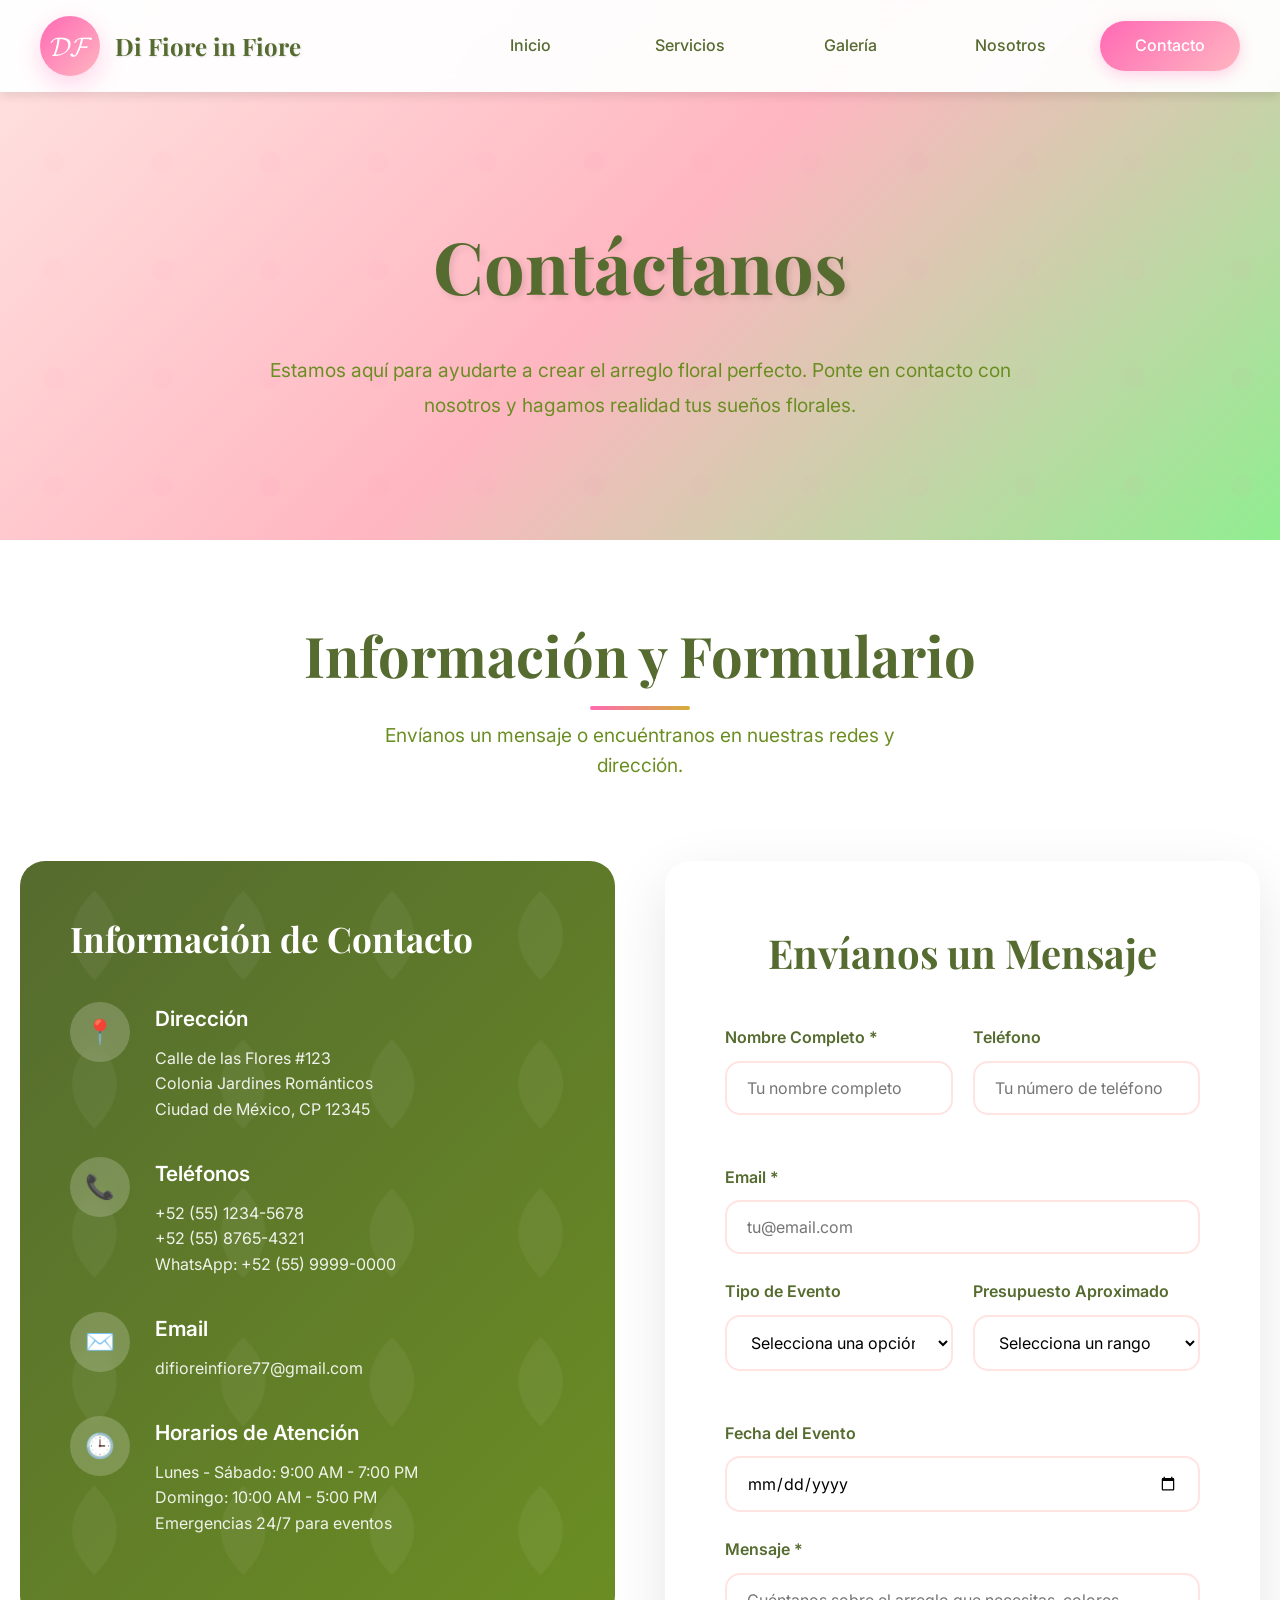
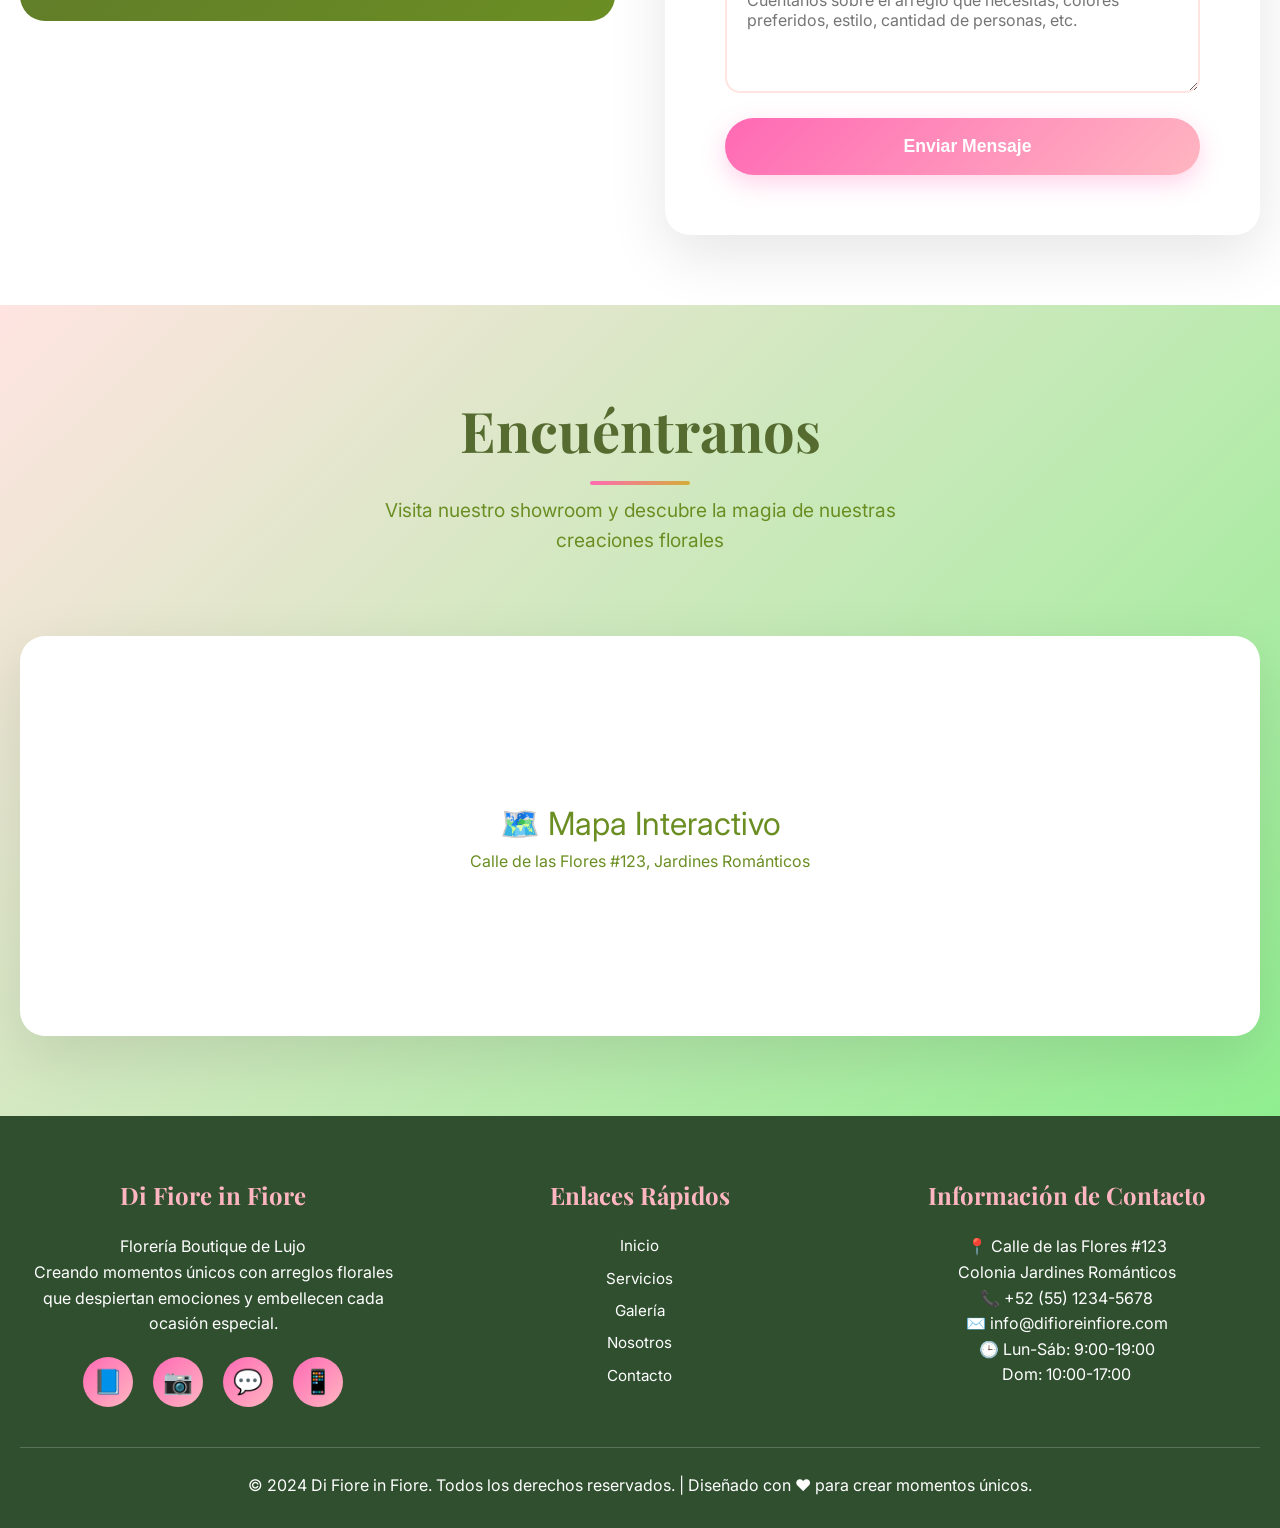
<file: contacto.html>
<!DOCTYPE html>
<html lang="es">
<head>
    <meta charset="UTF-8">
    <meta name="viewport" content="width=device-width, initial-scale=1.0">
    <title>Contacto - Di Fiore in Fiore</title>
    <link href="https://fonts.googleapis.com/css2?family=Playfair+Display:wght@400;700&family=Inter:wght@300;400;500;600&display=swap" rel="stylesheet">
    <link rel="stylesheet" href="Styles.css">
    <style>
        * {
            margin: 0;
            padding: 0;
            box-sizing: border-box;
        }
        :root {
            --rosa-claro: #FFE4E1;
            --rosa-medio: #FFB6C1;
            --rosa-fuerte: #FF69B4;
            --verde-claro: #90EE90;
            --verde-medio: #6B8E23;
            --verde-oscuro: #556B2F;
            --marron: #8B4513;
            --blanco: #FFFFFF;
            --texto-oscuro: #2F4F2F;
            --dorado: #D4AF37;
        }

        body {
            font-family: 'Inter', sans-serif;
            line-height: 1.6;
            color: var(--texto-oscuro);
            background: linear-gradient(135deg, var(--rosa-claro) 0%, var(--verde-claro) 100%);
            min-height: 100vh;
            overflow-x: hidden;
        }

        /* Header mejorado */
        .header {
            background: rgba(255, 255, 255, 0.95);
            backdrop-filter: blur(10px);
            padding: 1rem 0;
            box-shadow: 0 4px 10px rgba(0,0,0,0.1);
            position: fixed;
            width: 100%;
            top: 0;
            z-index: 1000;
            transition: all 0.3s ease;
        }

        .header.scrolled {
            padding: 0.5rem 0;
            background: rgba(255, 255, 255, 0.98);
        }

        .nav-container {
            max-width: 1500px;
            margin: 0 auto;
            display: flex;
            justify-content: space-between;
            align-items: center;
            padding: 0 40px;
        }

        .logo {
            display: flex;
            align-items: center;
            gap: 15px;
            text-decoration: none;
        }

        .logo-img {
            width: 60px;
            height: 60px;
            border-radius: 50%;
            background: linear-gradient(135deg, var(--rosa-fuerte), var(--rosa-medio));
            display: flex;
            align-items: center;
            justify-content: center;
            font-size: 28px;
            color: white;
            box-shadow: 0 8px 25px rgba(255, 105, 180, 0.3);
            transition: transform 0.3s ease;
        }

        .logo:hover .logo-img {
            transform: scale(1.1) rotate(5deg);
        }

        .logo-text {
            font-family: 'Playfair Display', serif;
            font-size: 24px;
            font-weight: 700;
            color: var(--verde-oscuro);
            text-shadow: 1px 1px 2px rgba(0,0,0,0.1);
        }

        /* Menú hamburguesa */
        .hamburger {
            display: none; /* Hidden by default, shown on smaller screens */
            flex-direction: column;
            cursor: pointer;
            z-index: 1001;
        }

        .hamburger span {
            width: 28px;
            height: 3px;
            background: var(--verde-oscuro);
            margin: 4px 0;
            transition: 0.3s;
            border-radius: 3px;
        }

        .hamburger.active span:nth-child(1) {
            transform: rotate(-45deg) translate(-6px, 7px);
        }

        .hamburger.active span:nth-child(2) {
            opacity: 0;
        }

        .hamburger.active span:nth-child(3) {
            transform: rotate(45deg) translate(-6px, -7px);
        }

        /* Side Nav Menu */
        .nav-menu {
            display: flex;
            list-style: none;
            gap: 20px;
            align-items: center;
            justify-content: center;
        }

        .nav-menu a {
            text-decoration: none;
            color: var(--verde-oscuro);
            font-weight: 500;
            font-size: 16px;
            padding: 12px 24px;
            border-radius: 50px;
            transition: all 0.3s ease;
            position: relative;
            overflow: hidden;
            display: block;
            text-align: center;
            width: 140px;
        }

        .nav-menu a.active {
            background: linear-gradient(135deg, var(--rosa-fuerte), var(--rosa-medio));
            color: white;
        }

        .nav-menu a:hover {
            background: linear-gradient(135deg, var(--rosa-fuerte), var(--rosa-medio));
            color: white;
            transform: translateY(-2px);
            box-shadow: 0 8px 20px rgba(255, 105, 180, 0.3);
        }

        /* Hero Section mejorado */
        .hero {
            min-height: 60vh; /* Ajustado para páginas internas */
            display: flex;
            align-items: center;
            justify-content: center;
            text-align: center;
            background: linear-gradient(135deg, var(--rosa-claro) 0%, var(--rosa-medio) 50%, var(--verde-claro) 100%);
            position: relative;
            overflow: hidden;
            padding-top: 100px; /* Espacio para el header fijo */
        }

        .hero::before {
            content: '';
            position: absolute;
            top: 0;
            left: 0;
            right: 0;
            bottom: 0;
            background: url('data:image/svg+xml,<svg xmlns="http://www.w3.org/2000/svg" viewBox="0 0 100 100"><defs><pattern id="flowers" x="0" y="0" width="20" height="20" patternUnits="userSpaceOnUse"><circle cx="10" cy="10" r="2" fill="%23FF69B4" opacity="0.1"/></pattern></defs><rect width="100" height="100" fill="url(%23flowers)"/></svg>');
            opacity: 0.3;
        }

        .hero-content {
            position: relative;
            z-index: 2;
            max-width: 800px;
            padding: 0 20px;
        }

        .hero h1 {
            font-family: 'Playfair Display', serif;
            font-size: 4.5rem; /* Consistente con Index.html */
            color: var(--verde-oscuro);
            margin-bottom: 30px;
            text-shadow: 3px 3px 6px rgba(0,0,0,0.1);
            animation: fadeInUp 1s ease-out;
        }

        .hero p {
            font-size: 1.2rem; /* Consistente con Index.html */
            color: var(--verde-medio);
            margin-bottom: 40px;
            line-height: 1.8;
            animation: fadeInUp 1s ease-out 0.4s both;
        }

        /* Section Title (para Contacto y Mapa) */
        .section-title {
            text-align: center;
            margin-bottom: 80px;
        }

        .section-title h2 {
            font-family: 'Playfair Display', serif;
            font-size: 3.5rem;
            color: var(--verde-oscuro);
            margin-bottom: 20px;
            position: relative;
        }

        .section-title h2::after {
            content: '';
            position: absolute;
            bottom: -10px;
            left: 50%;
            transform: translateX(-50%);
            width: 100px;
            height: 4px;
            background: linear-gradient(135deg, var(--rosa-fuerte), var(--dorado));
            border-radius: 2px;
        }

        .section-title p {
            font-size: 1.2rem;
            color: var(--verde-medio);
            max-width: 600px;
            margin: 0 auto;
        }

        /* Contact Section */
        .contact {
            padding: 70px 20px;
            background: var(--blanco);
        }

        .contact-container {
            max-width: 1400px;
            margin: 0 auto;
        }

        .contact-content {
            display: grid;
            grid-template-columns: 1fr 1fr;
            gap: 50px;
            margin-top: 50px;
            align-items: start;
        }

        .contact-info {
            background: linear-gradient(135deg, var(--verde-oscuro), var(--verde-medio));
            padding: 50px;
            border-radius: 25px;
            color: white;
            position: relative;
            overflow: hidden;
        }

        .contact-info::before {
            content: '';
            position: absolute;
            top: 0;
            left: 0;
            right: 0;
            bottom: 0;
            background: url('data:image/svg+xml,<svg xmlns="http://www.w3.org/2000/svg" viewBox="0 0 100 100"><defs><pattern id="leaves" x="0" y="0" width="25" height="25" patternUnits="userSpaceOnUse"><path d="M12.5 5 Q20 12.5 12.5 20 Q5 12.5 12.5 5" fill="%23FFFFFF" opacity="0.05"/></pattern></defs><rect width="100" height="100" fill="url(%23leaves)"/></svg>');
        }

        .contact-info h3 {
            font-family: 'Playfair Display', serif;
            font-size: 2.2rem;
            margin-bottom: 35px;
            position: relative;
            z-index: 2;
        }

        .contact-item {
            display: flex;
            align-items: flex-start;
            margin-bottom: 35px;
            position: relative;
            z-index: 2;
        }

        .contact-icon {
            width: 60px;
            height: 60px;
            background: rgba(255, 255, 255, 0.2);
            backdrop-filter: blur(10px);
            border-radius: 50%;
            display: flex;
            align-items: center;
            justify-content: center;
            margin-right: 25px;
            font-size: 1.5rem;
            flex-shrink: 0;
        }

        .contact-details h4 {
            font-size: 1.3rem;
            margin-bottom: 10px;
            font-weight: 600;
        }

        .contact-details p {
            opacity: 0.9;
            line-height: 1.6;
        }

        .contact-form {
            background: var(--blanco);
            padding: 60px;
            border-radius: 25px;
            box-shadow: 0 20px 60px rgba(0,0,0,0.1);
        }

        .contact-form h3 {
            font-family: 'Playfair Display', serif;
            font-size: 2.5rem;
            color: var(--verde-oscuro);
            margin-bottom: 40px;
            text-align: center;
        }

        .form-row {
            display: grid;
            grid-template-columns: 1fr 1fr;
            gap: 20px;
            margin-bottom: 25px;
        }

        .form-group {
            margin-bottom: 25px;
            display: flex;
            flex-direction: column;
        }

        .form-group label {
            display: block;
            margin-bottom: 10px;
            color: var(--verde-oscuro);
            font-weight: 600;
            font-size: 1rem;
        }

        .form-group input,
        .form-group textarea,
        .form-group select {
            width: 100%;
            padding: 15px 20px;
            border: 2px solid var(--rosa-claro);
            border-radius: 15px;
            font-size: 1rem;
            font-family: 'Inter', sans-serif;
            transition: all 0.3s ease;
            background: var(--blanco);
        }

        .form-group input:focus,
        .form-group textarea:focus,
        .form-group select:focus {
            outline: none;
            border-color: var(--rosa-fuerte);
            box-shadow: 0 0 0 3px rgba(255, 105, 180, 0.1);
            transform: translateY(-2px);
        }

        .form-group textarea {
            resize: vertical;
            min-height: 120px;
        }

        .btn-submit {
            background: linear-gradient(135deg, var(--rosa-fuerte), var(--rosa-medio));
            color: white;
            padding: 18px 40px;
            border: none;
            border-radius: 50px;
            font-size: 1.1rem;
            font-weight: 600;
            cursor: pointer;
            width: 100%;
            transition: all 0.3s ease;
            box-shadow: 0 8px 25px rgba(255, 105, 180, 0.3);
            display: flex;
            align-items: center;
            justify-content: center;
            gap: 10px;
        }

        .btn-submit:hover {
            transform: translateY(-3px);
            box-shadow: 0 15px 35px rgba(255, 105, 180, 0.4);
        }

        .btn-submit:active {
            transform: translateY(-1px);
        }

        /* Map Section */
        .map-section {
            padding: 70px 20px;
            background: linear-gradient(135deg, var(--rosa-claro), var(--verde-claro));
        }

        .map-container {
            max-width: 1400px;
            margin: 0 auto;
            text-align: center;
        }

        .map-placeholder {
            width: 100%;
            height: 400px;
            background: var(--blanco);
            border-radius: 25px;
            display: flex;
            flex-direction: column;
            align-items: center;
            justify-content: center;
            font-size: 2rem;
            color: var(--verde-medio);
            box-shadow: 0 20px 60px rgba(0,0,0,0.1);
            margin-top: 40px;
        }

        /* Footer mejorado */
        .footer {
            background: var(--texto-oscuro);
            color: white;
            padding: 60px 20px 30px;
            text-align: center;
        }

        .footer-content {
            max-width: 1400px;
            margin: 0 auto;
            display: grid;
            grid-template-columns: repeat(auto-fit, minmax(300px, 1fr));
            gap: 40px;
            margin-bottom: 40px;
        }

        .footer-section h3 {
            font-family: 'Playfair Display', serif;
            font-size: 1.5rem;
            margin-bottom: 20px;
            color: var(--rosa-medio);
        }

        .social-links {
            display: flex;
            justify-content: center;
            gap: 20px;
            margin-top: 20px;
        }

        .social-link {
            width: 50px;
            height: 50px;
            background: linear-gradient(135deg, var(--rosa-fuerte), var(--rosa-medio));
            border-radius: 50%;
            display: flex;
            align-items: center;
            justify-content: center;
            text-decoration: none;
            color: white;
            font-size: 1.5rem;
            transition: all 0.3s ease;
        }

        .social-link:hover {
            transform: scale(1.2) rotate(10deg);
            box-shadow: 0 10px 25px rgba(255, 105, 180, 0.4);
        }

        .footer-link {
            color: white;
            text-decoration: none;
            display: block;
            margin: 8px 0;
            transition: all 0.3s ease;
        }

        .footer-link:hover {
            color: var(--rosa-medio);
            transform: translateX(5px);
        }

        /* WhatsApp Button */
        .whatsapp-btn {
            position: fixed;
            bottom: 30px;
            right: 30px;
            width: 70px;
            height: 70px;
            background: #25D366;
            border-radius: 50%;
            display: flex;
            align-items: center;
            justify-content: center;
            font-size: 2rem;
            color: white;
            text-decoration: none;
            box-shadow: 0 8px 25px rgba(37, 211, 102, 0.3);
            transition: all 0.3s ease;
            z-index: 1000;
            animation: pulse 2s infinite;
        }

        .whatsapp-btn:hover {
            transform: scale(1.1);
            box-shadow: 0 12px 35px rgba(37, 211, 102, 0.4);
        }

        /* Success Message */
        .success-message {
            background: linear-gradient(135deg, var(--verde-claro), var(--verde-medio));
            color: white;
            padding: 20px;
            border-radius: 15px;
            margin-bottom: 30px;
            text-align: center;
            display: none;
            animation: slideDown 0.5s ease-out;
        }

        /* Animaciones */
        @keyframes floating {
            0%, 100% { transform: translateY(0px); }
            50% { transform: translateY(-20px); }
        }

        @keyframes shine {
            0% { transform: translateX(-100%) translateY(-100%) rotate(45deg); }
            100% { transform: translateX(100%) translateY(100%) rotate(45deg); }
        }

        @keyframes fadeInUp {
            from {
                opacity: 0;
                transform: translateY(50px);
            }
            to {
                opacity: 1;
                transform: translateY(0);
            }
        }

        @keyframes pulse {
            0% { box-shadow: 0 8px 25px rgba(37, 211, 102, 0.3); }
            50% { box-shadow: 0 8px 25px rgba(37, 211, 102, 0.6); }
            100% { box-shadow: 0 8px 25px rgba(37, 211, 102, 0.3); }
        }

        @keyframes slideDown {
            from {
                opacity: 0;
                transform: translateY(-20px);
            }
            to {
                opacity: 1;
                transform: translateY(0);
            }
        }

        .scroll-reveal {
            opacity: 0;
            transform: translateY(50px);
            transition: all 0.8s ease;
        }

        .scroll-reveal.revealed {
            opacity: 1;
            transform: translateY(0);
        }

        /* Responsive */
        @media (max-width: 768px) {
            .hamburger {
                display: flex;
            }
            
            .nav-menu {
                position: fixed;
                top: 0;
                right: -100%;
                width: 100%;
                max-width: 320px;
                height: 100vh;
                background: rgba(255, 255, 255, 0.98);
                backdrop-filter: blur(25px);
                flex-direction: column;
                justify-content: center;
                align-items: center;
                transition: right 0.4s ease-in-out;
                gap: 40px;
                box-shadow: -8px 0 30px rgba(0,0,0,0.2);
            }
            
            .nav-menu.active {
                right: 0;
            }
            
            .nav-menu a {
                font-size: 1.5rem;
                padding: 15px 30px;
                width: 80%;
                text-align: center;
            }
            
            .hero h1 {
                font-size: 3.5rem;
            }
            
            .hero p {
                font-size: 1.1rem;
            }

            .section-title h2 {
                font-size: 2.8rem;
            }
            
            .section-title p {
                font-size: 1.1rem;
            }

            .contact-content {
                grid-template-columns: 1fr;
                gap: 40px;
            }
            
            .form-row {
                grid-template-columns: 1fr;
            }
            
            .contact-info,
            .contact-form {
                padding: 40px;
            }

            .contact-info h3, .contact-form h3 {
                font-size: 2rem;
            }

            .contact-item .contact-details h4 {
                font-size: 1.1rem;
            }

            .contact-item .contact-details p {
                font-size: 0.9rem;
            }

            .form-group label, .form-group input, .form-group textarea, .form-group select {
                font-size: 0.95rem;
                padding: 12px 15px;
            }

            .btn-submit {
                font-size: 1rem;
                padding: 15px 30px;
            }

            .map-placeholder {
                height: 300px;
                font-size: 1.5rem;
            }

            .whatsapp-btn {
                width: 60px;
                height: 60px;
                font-size: 2rem;
                bottom: 20px;
                right: 20px;
            }

            .footer-content {
                grid-template-columns: 1fr;
                gap: 40px;
            }

            .footer-section h3 {
                font-size: 1.8rem;
            }

            .footer-section p, .footer-section a {
                font-size: 1rem;
            }

            .social-link {
                width: 50px;
                height: 50px;
                font-size: 1.5rem;
            }
        }
    </style>
</head>
<body>
    <!-- Header -->
    <header class="header" id="header">
        <div class="nav-container">
            <a href="index.html" class="logo">
                <div class="logo-img">𝓓𝓕</div>
                <div class="logo-text">Di Fiore in Fiore</div>
            </a>
            <div class="hamburger" id="hamburger" aria-label="Abrir menú de navegación">
                <span></span>
                <span></span>
                <span></span>
            </div>
            <nav>
                <ul class="nav-menu" id="navMenu">
                    <li><a href="index.html"> Inicio</a></li>
                    <li><a href="servicios.html"> Servicios</a></li>
                    <li><a href="galeria.html"> Galería</a></li>
                    <li><a href="nosotros.html"> Nosotros</a></li>
                    <li><a href="contacto.html" class="active"> Contacto</a></li>
                </ul>
            </nav>
        </div>
    </header>

    <!-- Hero Section -->
    <section class="hero hero-internal">
        <div class="hero-content scroll-reveal">
            <h1>Contáctanos</h1>
            <p>Estamos aquí para ayudarte a crear el arreglo floral perfecto. Ponte en contacto con nosotros y hagamos realidad tus sueños florales.</p>
        </div>
    </section>

    <!-- Contact Section -->
    <section class="contact">
        <div class="contact-container">
            <div class="section-title scroll-reveal">
                <h2>Información y Formulario</h2>
                <p>Envíanos un mensaje o encuéntranos en nuestras redes y dirección.</p>
            </div>
            <div class="contact-content">
                <div class="contact-info scroll-reveal">
                    <h3>Información de Contacto</h3>
                    
                    <div class="contact-item">
                        <div class="contact-icon">📍</div>
                        <div class="contact-details">
                            <h4>Dirección</h4>
                            <p>Calle de las Flores #123<br>
                            Colonia Jardines Románticos<br>
                            Ciudad de México, CP 12345</p>
                        </div>
                    </div>

                    <div class="contact-item">
                        <div class="contact-icon">📞</div>
                        <div class="contact-details">
                            <h4>Teléfonos</h4>
                            <p>+52 (55) 1234-5678<br>
                            +52 (55) 8765-4321<br>
                            WhatsApp: +52 (55) 9999-0000</p>
                        </div>
                    </div>

                    <div class="contact-item">
                        <div class="contact-icon">✉️</div>
                        <div class="contact-details">
                            <h4>Email</h4>
                            <p>difioreinfiore77@gmail.com<br>
                           
                        </div>
                    </div>

                    <div class="contact-item">
                        <div class="contact-icon">🕒</div>
                        <div class="contact-details">
                            <h4>Horarios de Atención</h4>
                            <p>Lunes - Sábado: 9:00 AM - 7:00 PM<br>
                            Domingo: 10:00 AM - 5:00 PM<br>
                            Emergencias 24/7 para eventos</p>
                        </div>
                    </div>
                </div>

                <div class="contact-form scroll-reveal">
                    <div class="success-message" id="successMessage" style="display: none;">
                        ¡Gracias por tu mensaje! Te contactaremos pronto. 
                    </div>
                    
                    <h3>Envíanos un Mensaje</h3>
                    
                    <form id="contactForm">
                        <div class="form-row">
                            <div class="form-group">
                                <label for="nombre">Nombre Completo *</label>
                                <input type="text" id="nombre" name="nombre" required placeholder="Tu nombre completo">
                            </div>
                            <div class="form-group">
                                <label for="telefono">Teléfono</label>
                                <input type="tel" id="telefono" name="telefono" placeholder="Tu número de teléfono">
                            </div>
                        </div>

                        <div class="form-group">
                            <label for="email">Email *</label>
                            <input type="email" id="email" name="email" required placeholder="tu@email.com">
                        </div>

                        <div class="form-row">
                            <div class="form-group">
                                <label for="evento">Tipo de Evento</label>
                                <select id="evento" name="evento">
                                    <option value="">Selecciona una opción</option>
                                    <option value="boda"> Boda</option>
                                    <option value="cumpleanos">Cumpleaños</option>
                                    <option value="aniversario">Aniversario</option>
                                    <option value="funeral"> Funeral</option>
                                    <option value="corporativo">Corporativo</option>
                                    <option value="san-valentin"> San Valentín</option>
                                    <option value="dia-madre"> Día de la Madre</option>
                                    <option value="otro"> Otro</option>
                                </select>
                            </div>
                            <div class="form-group">
                                <label for="presupuesto">Presupuesto Aproximado</label>
                                <select id="presupuesto" name="presupuesto">
                                    <option value="">Selecciona un rango</option>
                                    <option value="500-1000">$100 - 500 MXN</option>
                                    <option value="1000-2500">$500 - $1,500 MXN</option>
                                    <option value="2500-5000">$1,500 - $5,000 MXN</option>
                                    <option value="5000+">$5,000+ MXN</option>
                                </select>
                            </div>
                        </div>

                        <div class="form-group">
                            <label for="fecha">Fecha del Evento</label>
                            <input type="date" id="fecha" name="fecha">
                        </div>

                        <div class="form-group">
                            <label for="mensaje">Mensaje *</label>
                            <textarea id="mensaje" name="mensaje" required placeholder="Cuéntanos sobre el arreglo que necesitas, colores preferidos, estilo, cantidad de personas, etc."></textarea>
                        </div>

                        <button type="submit" class="btn-submit">
                            <span></span> Enviar Mensaje
                        </button>
                    </form>
                </div>
            </div>
        </div>
    </section>

    <!-- Map Section -->
    <section class="map-section" style="padding: 80px 20px; background: linear-gradient(135deg, var(--rosa-claro), var(--verde-claro));">
        <div class="contact-container">
            <div class="section-title scroll-reveal">
                <h2>Encuéntranos</h2>
                <p>Visita nuestro showroom y descubre la magia de nuestras creaciones florales</p>
            </div>
            <div class="map-placeholder scroll-reveal" style="width: 100%; height: 400px; background: var(--blanco); border-radius: 25px; display: flex; flex-direction: column; align-items: center; justify-content: center; font-size: 2rem; color: var(--verde-medio); box-shadow: 0 20px 60px rgba(0,0,0,0.1); margin-top: 40px;">
                🗺️ Mapa Interactivo<br>
                <small style="font-size: 1rem;">Calle de las Flores #123, Jardines Románticos</small>
            </div>
        </div>
    </section>

    <!-- Footer -->
    <footer class="footer">
        <div class="footer-content">
            <div class="footer-section">
                <h3>Di Fiore in Fiore</h3>
                <p>Florería Boutique de Lujo</p>
                <p>Creando momentos únicos con arreglos florales que despiertan emociones y embellecen cada ocasión especial.</p>
                <div class="social-links">
                    <a href="#" class="social-link" aria-label="Facebook">📘</a>
                    <a href="#" class="social-link" aria-label="Instagram">📷</a>
                    <a href="#" class="social-link" aria-label="WhatsApp">💬</a>
                    <a href="#" class="social-link" aria-label="TikTok">📱</a>
                </div>
            </div>
            <div class="footer-section">
                <h3>Enlaces Rápidos</h3>
                <div style="margin-top: 15px;">
                    <a href="index.html" class="footer-link"> Inicio</a>
                    <a href="servicios.html" class="footer-link"> Servicios</a>
                    <a href="galeria.html" class="footer-link">Galería</a>
                    <a href="nosotros.html" class="footer-link"> Nosotros</a>
                    <a href="contacto.html" class="footer-link"> Contacto</a>
                </div>
            </div>
            <div class="footer-section">
                <h3>Información de Contacto</h3>
                <p>📍 Calle de las Flores #123<br>Colonia Jardines Románticos</p>
                <p>📞 +52 (55) 1234-5678</p>
                <p>✉️ info@difioreinfiore.com</p>
                <p>🕒 Lun-Sáb: 9:00-19:00<br>Dom: 10:00-17:00</p>
            </div>
        </div>
        <div style="border-top: 1px solid rgba(255,255,255,0.2); padding-top: 25px; margin-top: 25px;">
            <p>© 2024 Di Fiore in Fiore. Todos los derechos reservados. | Diseñado con ❤️ para crear momentos únicos.</p>
        </div>
    </footer>

    <script src="Scrib.js"></script>
</body>
</html>
</file>
<file: Styles.css>
* {
  margin: 0;
  padding: 0;
  box-sizing: border-box;
}

:root {
  --rosa-claro: #ffe4e1;
  --rosa-medio: #ffb6c1;
  --rosa-fuerte: #ff69b4;
  --verde-claro: #90ee90;
  --verde-medio: rgb(107, 142, 35);
  --verde-oscuro: #556b2f;
  --marron: #8b4513;
  --blanco: #ffffff;
  --texto-oscuro: #2f4f2f;
  --dorado: #d4af37;
  --gris-claro: #f8f9fa;
}

body {
  font-family: "Inter", sans-serif;
  line-height: 1.6;
  color: var(--texto-oscuro);
  overflow-x: hidden;
}

/* HEADER ESTANDARIZADO PARA TODAS LAS PÁGINAS */
.header {
  background: rgba(255, 255, 255, 0.95);
  backdrop-filter: blur(10px);
  padding: 1rem 0;
  box-shadow: 0 4px 10px rgba(0, 0, 0, 0.1);
  position: fixed;
  width: 100%;
  top: 0;
  z-index: 1000;
  transition: all 0.3s ease;
}

.header.scrolled {
  padding: 0.5rem 0;
  background: rgba(255, 255, 255, 0.98);
}

.nav-container {
  max-width: 1400px;
  margin: 0 auto;
  display: flex;
  justify-content: space-between;
  align-items: center;
  padding: 0 30px;
}

.logo {
  display: flex;
  align-items: center;
  gap: 12px;
  text-decoration: none;
}

.logo-img {
  width: 55px;
  height: 55px;
  border-radius: 50%;
  background: linear-gradient(135deg, var(--rosa-fuerte), var(--rosa-medio));
  display: flex;
  align-items: center;
  justify-content: center;
  font-size: 24px;
  color: white;
  box-shadow: 0 6px 20px rgba(255, 105, 180, 0.3);
  transition: transform 0.3s ease;
}

.logo:hover .logo-img {
  transform: scale(1.1) rotate(5deg);
}

.logo-text {
  font-family: "Playfair Display", serif;
  font-size: 20px;
  font-weight: 700;
  color: var(--verde-oscuro);
  text-shadow: 1px 1px 2px rgba(0, 0, 0, 0.1);
}

/* MENÚ HAMBURGUESA ESTANDARIZADO */
.hamburger {
  display: none;
  flex-direction: column;
  cursor: pointer;
  z-index: 1001;
}

.hamburger span {
  width: 25px;
  height: 3px;
  background: var(--verde-oscuro);
  margin: 3px 0;
  transition: 0.3s;
  border-radius: 3px;
}

.hamburger.active span:nth-child(1) {
  transform: rotate(-45deg) translate(-5px, 6px);
}

.hamburger.active span:nth-child(2) {
  opacity: 0;
}

.hamburger.active span:nth-child(3) {
  transform: rotate(45deg) translate(-5px, -6px);
}

/* MENÚ DE NAVEGACIÓN ESTANDARIZADO - TAMAÑO UNIFORME */
.nav-menu {
  display: flex;
  list-style: none;
  gap: 15px;
  align-items: center;
  justify-content: center;
}

.nav-menu a {
  text-decoration: none;
  color: var(--verde-oscuro);
  font-weight: 500;
  font-size: 15px;
  padding: 10px 20px;
  border-radius: 25px;
  transition: all 0.3s ease;
  position: relative;
  overflow: hidden;
  display: block;
  text-align: center;
  min-width: 120px;
  white-space: nowrap;
}

.nav-menu a.active {
  background: linear-gradient(135deg, var(--rosa-fuerte), var(--rosa-medio));
  color: white;
  box-shadow: 0 4px 15px rgba(255, 105, 180, 0.3);
}

.nav-menu a:hover {
  background: linear-gradient(135deg, var(--rosa-fuerte), var(--rosa-medio));
  color: white;
  transform: translateY(-2px);
  box-shadow: 0 6px 15px rgba(255, 105, 180, 0.3);
}

/* SECCIONES PRINCIPALES */
.hero {
  min-height: 100vh;
  display: flex;
  align-items: center;
  justify-content: center;
  text-align: center;
  background: linear-gradient(135deg, var(--rosa-claro) 0%, var(--rosa-medio) 50%, var(--verde-claro) 100%);
  position: relative;
  overflow: hidden;
}

.hero::before {
  content: "";
  position: absolute;
  top: 0;
  left: 0;
  right: 0;
  bottom: 0;
  background: url('data:image/svg+xml,<svg xmlns="http://www.w3.org/2000/svg" viewBox="0 0 100 100"><defs><pattern id="flowers" x="0" y="0" width="20" height="20" patternUnits="userSpaceOnUse"><circle cx="10" cy="10" r="2" fill="%23FF69B4" opacity="0.1"/></pattern></defs><rect width="100" height="100" fill="url(%23flowers)"/></svg>');
  opacity: 0.3;
}

.hero-content {
  position: relative;
  z-index: 2;
  max-width: 750px;
  padding: 0 20px;
}

.hero-logo {
  width: 200px;
  height: 200px;
  margin: 0 auto 30px;
  border-radius: 50%;
  background: var(--blanco);
  display: flex;
  align-items: center;
  justify-content: center;
  box-shadow: 0 20px 60px rgba(0, 0, 0, 0.25);
  animation: floating 6s ease-in-out infinite;
  position: relative;
  overflow: hidden;
}

.hero-logo::before {
  content: "";
  position: absolute;
  top: 10%;
  left: -50%;
  width: 200%;
  height: 200%;
  background: linear-gradient(45deg, transparent, rgba(255, 255, 255, 0.3), transparent);
  transform: rotate(45deg);
  animation: shine 3s infinite;
}

.hero-logo img {
  width: 180px;
  height: 180px;
  border-radius: 50%;
  object-fit: cover;
}

.hero h1 {
  font-family: "Playfair Display", serif;
  font-size: 3.8rem;
  color: var(--verde-oscuro);
  margin-top: 30px;
  margin-bottom: 25px;
  text-shadow: 2px 2px 4px rgba(0, 0, 0, 0.1);
  animation: fadeInUp 1s ease-out;
}

.hero-subtitle {
  font-size: 1.3rem;
  color: var(--verde-medio);
  margin-bottom: 18px;
  font-weight: 300;
  animation: fadeInUp 1s ease-out 0.2s both;
}

.hero p {
  font-size: 1.1rem;
  color: var(--verde-medio);
  margin-bottom: 35px;
  line-height: 1.7;
  animation: fadeInUp 1s ease-out 0.4s both;
}

.hero-buttons {
  display: flex;
  gap: 18px;
  justify-content: center;
  flex-wrap: wrap;
  animation: fadeInUp 1s ease-out 0.6s both;
}

.btn-primary {
  background: linear-gradient(135deg, var(--rosa-fuerte), var(--rosa-medio));
  color: white;
  padding: 16px 35px;
  border: none;
  border-radius: 30px;
  font-size: 1rem;
  font-weight: 600;
  cursor: pointer;
  text-decoration: none;
  display: inline-flex;
  align-items: center;
  gap: 8px;
  transition: all 0.3s ease;
  box-shadow: 0 6px 20px rgba(255, 105, 180, 0.3);
}

.btn-primary:hover {
  transform: translateY(-3px);
  box-shadow: 0 10px 25px rgba(255, 105, 180, 0.4);
}

.btn-secondary {
  background: transparent;
  color: var(--verde-oscuro);
  padding: 16px 35px;
  border: 2px solid var(--verde-oscuro);
  border-radius: 30px;
  font-size: 1rem;
  font-weight: 600;
  cursor: pointer;
  text-decoration: none;
  display: inline-flex;
  align-items: center;
  gap: 8px;
  transition: all 0.3s ease;
}

.btn-secondary:hover {
  background: var(--verde-oscuro);
  color: white;
  transform: translateY(-3px);
  box-shadow: 0 10px 25px rgba(85, 107, 47, 0.3);
}

/* SECCIÓN DE CARACTERÍSTICAS */
.features {
  padding: 80px 20px;
  background: var(--blanco);
  position: relative;
}

.features-container {
  max-width: 1300px;
  margin: 0 auto;
}

.section-title {
  text-align: center;
  margin-bottom: 60px;
}

.section-title h2 {
  font-family: "Playfair Display", serif;
  font-size: 3rem;
  color: var(--verde-oscuro);
  margin-bottom: 18px;
  position: relative;
}

.section-title h2::after {
  content: "";
  position: absolute;
  bottom: -8px;
  left: 50%;
  transform: translateX(-50%);
  width: 80px;
  height: 3px;
  background: linear-gradient(135deg, var(--rosa-fuerte), var(--dorado));
  border-radius: 2px;
}

.section-title p {
  font-size: 1.1rem;
  color: var(--verde-medio);
  max-width: 550px;
  margin: 0 auto;
}

.features-grid {
  display: grid;
  grid-template-columns: repeat(auto-fit, minmax(320px, 1fr));
  gap: 35px;
  margin-top: 50px;
}

.feature-card {
  background: var(--blanco);
  padding: 35px;
  border-radius: 20px;
  text-align: center;
  box-shadow: 0 10px 30px rgba(0, 0, 0, 0.08);
  transition: all 0.3s ease;
  position: relative;
  overflow: hidden;
}

.feature-card::before {
  content: "";
  position: absolute;
  top: 0;
  left: 0;
  right: 0;
  height: 4px;
  background: linear-gradient(135deg, var(--rosa-fuerte), var(--dorado));
  border-radius: 2px;
}

.feature-card:hover {
  transform: translateY(-10px);
  box-shadow: 0 20px 45px rgba(0, 0, 0, 0.12);
}

.feature-icon {
  width: 80px;
  height: 80px;
  border-radius: 50%;
  background: linear-gradient(135deg, var(--rosa-claro), var(--rosa-medio));
  display: flex;
  align-items: center;
  justify-content: center;
  margin: 0 auto 25px;
  font-size: 2.5rem;
  box-shadow: 0 8px 25px rgba(255, 105, 180, 0.2);
}

.feature-card h3 {
  font-family: "Playfair Display", serif;
  font-size: 1.6rem;
  color: var(--verde-oscuro);
  margin-bottom: 18px;
}

.feature-card p {
  color: var(--verde-medio);
  line-height: 1.6;
  font-size: 1rem;
}

/* CTA SECTION */
.cta {
  padding: 80px 20px;
  background: linear-gradient(135deg, var(--verde-oscuro), var(--verde-medio));
  text-align: center;
  color: white;
  position: relative;
  overflow: hidden;
}

.cta::before {
  content: "";
  position: absolute;
  top: 0;
  left: 0;
  right: 0;
  bottom: 0;
  background: url('data:image/svg+xml,<svg xmlns="http://www.w3.org/2000/svg" viewBox="0 0 100 100"><defs><pattern id="leaves" x="0" y="0" width="25" height="25" patternUnits="userSpaceOnUse"><path d="M12.5 5 Q20 12.5 12.5 20 Q5 12.5 12.5 5" fill="%23FFFFFF" opacity="0.05"/></pattern></defs><rect width="100" height="100" fill="url(%23leaves)"/></svg>');
}

.cta-content {
  position: relative;
  z-index: 2;
  max-width: 700px;
  margin: 0 auto;
}

.cta h2 {
  font-family: "Playfair Display", serif;
  font-size: 2.6rem;
  margin-bottom: 25px;
}

.cta p {
  font-size: 1.2rem;
  margin-bottom: 35px;
  opacity: 0.9;
}

/* FOOTER */
.footer {
  background: var(--texto-oscuro);
  color: white;
  padding: 50px 20px 25px;
  text-align: center;
}

.footer-content {
  max-width: 1300px;
  margin: 0 auto;
  display: grid;
  grid-template-columns: repeat(auto-fit, minmax(280px, 1fr));
  gap: 35px;
  margin-bottom: 35px;
}

.footer-section h3 {
  font-family: "Playfair Display", serif;
  font-size: 1.4rem;
  margin-bottom: 18px;
  color: var(--rosa-medio);
}

.social-links {
  display: flex;
  justify-content: center;
  gap: 18px;
  margin-top: 18px;
}

.social-link {
  width: 45px;
  height: 45px;
  background: linear-gradient(135deg, var(--rosa-fuerte), var(--rosa-medio));
  border-radius: 50%;
  display: flex;
  align-items: center;
  justify-content: center;
  text-decoration: none;
  color: white;
  font-size: 1.3rem;
  transition: all 0.3s ease;
}

.social-link:hover {
  transform: scale(1.15) rotate(8deg);
  box-shadow: 0 8px 20px rgba(255, 105, 180, 0.4);
}

.footer-link {
  color: white;
  text-decoration: none;
  display: block;
  margin: 6px 0;
  transition: all 0.3s ease;
  font-size: 0.95rem;
}

.footer-link:hover {
  color: var(--rosa-medio);
  transform: translateX(4px);
}

/* PÁGINAS INTERNAS - HERO AJUSTADO */
.hero-internal {
  min-height: 60vh;
  padding-top: 100px;
}

/* ESTILOS ESPECÍFICOS PARA SERVICIOS */
.services {
  padding: 80px 20px;
  background: var(--blanco);
}

.services-container {
  max-width: 1300px;
  margin: 0 auto;
}

.services-grid {
  display: grid;
  grid-template-columns: repeat(auto-fit, minmax(380px, 1fr));
  gap: 35px;
  margin-top: 50px;
  align-items: stretch;
}

.service-card {
  background: var(--blanco);
  border-radius: 20px;
  overflow: hidden;
  box-shadow: 0 10px 30px rgba(0, 0, 0, 0.1);
  transition: all 0.3s ease;
  position: relative;
  display: flex;
  flex-direction: column;
  height: 100%;
  min-height: 650px;
}

.service-card:hover {
  transform: translateY(-10px);
  box-shadow: 0 20px 45px rgba(0, 0, 0, 0.12);
}

.service-image {
  height: 250px;
  background: linear-gradient(115deg, var(--rosa-medio), var(--rosa-fuerte));
  display: flex;
  align-items: center;
  justify-content: center;
  font-size: 3.5rem;
  color: white;
  position: relative;
  overflow: hidden;
  flex-shrink: 0;
}

.service-image::before {
  content: "";
  position: absolute;
  top: 0;
  left: 0;
  right: 0;
  bottom: 0;
  background: url('data:image/svg+xml,<svg xmlns="http://www.w3.org/2000/svg" viewBox="0 0 100 100"><defs><pattern id="petals" x="0" y="0" width="15" height="15" patternUnits="userSpaceOnUse"><path d="M7.5 2 Q12 7.5 7.5 13 Q3 7.5 7.5 2" fill="%23FFFFFF" opacity="0.1"/></pattern></defs><rect width="100" height="100" fill="url(%23petals)"/></svg>');
}

.service-image-content {
  width: 100%;
  height: 100%;
  object-fit: cover;
  position: relative;
  z-index: 1;
}

.service-content {
  padding: 35px;
  display: flex;
  flex-direction: column;
  flex-grow: 1;
  justify-content: space-between;
}

.service-header {
  margin-bottom: 20px;
}

.service-card h3 {
  font-family: "Playfair Display", serif;
  font-size: 1.8rem;
  color: var(--verde-oscuro);
  margin-bottom: 15px;
  line-height: 1.3;
  min-height: 2.6rem;
  display: flex;
  align-items: center;
}

.service-card p {
  color: var(--verde-medio);
  line-height: 1.6;
  margin-bottom: 20px;
  font-size: 1rem;
  min-height: 4.8rem;
  display: flex;
  align-items: flex-start;
}

.service-features {
  list-style: none;
  margin-bottom: 25px;
  flex-grow: 1;
  min-height: 140px;
}

.service-features li {
  padding: 8px 0;
  color: var(--verde-medio);
  position: relative;
  padding-left: 25px;
  font-size: 0.95rem;
  line-height: 1.4;
}

.service-features li::before {
  content: "🌸";
  position: absolute;
  left: 0;
  top: 8px;
  font-size: 1rem;
}

.service-footer {
  margin-top: auto;
  padding-top: 20px;
  border-top: 1px solid var(--rosa-claro);
}

.service-price {
  font-size: 1.4rem;
  font-weight: 700;
  color: var(--rosa-fuerte);
  margin-bottom: 20px;
  text-align: center;
  min-height: 1.8rem;
  display: flex;
  align-items: center;
  justify-content: center;
}

.btn-service {
  background: linear-gradient(135deg, var(--rosa-fuerte), var(--rosa-medio));
  color: white;
  padding: 16px 28px;
  border: none;
  border-radius: 25px;
  font-size: 1rem;
  font-weight: 600;
  cursor: pointer;
  text-decoration: none;
  display: flex;
  align-items: center;
  justify-content: center;
  width: 100%;
  transition: all 0.3s ease;
  box-shadow: 0 6px 20px rgba(255, 105, 180, 0.3);
  min-height: 52px;
}

.btn-service:hover {
  transform: translateY(-2px);
  box-shadow: 0 10px 25px rgba(255, 105, 180, 0.4);
}

/* ESTILOS PARA GALERÍA */
.filter-container {
  padding: 80px 40px 80px;
  text-align: center;
  background: var(--blanco);
}

.filter-buttons {
  display: flex;
  justify-content: center;
  gap: 25px;
  flex-wrap: wrap;
  max-width: 900px;
  margin: 0 auto;
}

.filter-btn {
  background: transparent;
  color: var(--verde-oscuro);
  padding: 16px 32px;
  border: 2px solid var(--verde-oscuro);
  border-radius: 30px;
  font-size: 1rem;
  font-weight: 500;
  cursor: pointer;
  transition: all 0.3s ease;
  position: relative;
  overflow: hidden;
  min-width: 120px;
}

.filter-btn::before {
  content: "";
  position: absolute;
  top: 0;
  left: -100%;
  width: 100%;
  height: 100%;
  background: linear-gradient(135deg, var(--rosa-fuerte), var(--rosa-medio));
  transition: left 0.3s ease;
  z-index: -1;
}

.filter-btn.active::before,
.filter-btn:hover::before {
  left: 0;
}

.filter-btn.active,
.filter-btn:hover {
  color: white;
  border-color: var(--rosa-fuerte);
  transform: translateY(-3px);
  box-shadow: 0 8px 20px rgba(255, 105, 180, 0.3);
}

.gallery {
  padding: 80px 40px 120px;
  background: linear-gradient(180deg, var(--blanco) 0%, #fafafa 100%);
}

.gallery-container {
  max-width: 1300px;
  margin: 0 auto;
}

.gallery-grid {
  display: grid;
  grid-template-columns: repeat(auto-fit, minmax(340px, 1fr));
  gap: 50px;
  margin-top: 80px;
}

.gallery-item {
  height: 320px;
  cursor: pointer;
  transition: transform 0.3s ease, box-shadow 0.3s ease;
  border-radius: 25px;
  overflow: hidden;
  box-shadow: 0 10px 30px rgba(0, 0, 0, 0.08);
  position: relative;
}

.gallery-item:hover {
  transform: translateY(-8px);
  box-shadow: 0 20px 45px rgba(0, 0, 0, 0.12);
}

.gallery-front {
  background: linear-gradient(135deg, var(--rosa-medio), var(--rosa-fuerte));
  display: flex;
  flex-direction: column;
  align-items: center;
  justify-content: center;
  color: white;
  font-size: 2.2rem;
  font-weight: bold;
  text-align: center;
  padding: 30px;
  height: 100%;
  position: relative;
  z-index: 1;
}

.gallery-front .icon {
  width: 65px;
  height: 65px;
  margin-bottom: 20px;
  position: relative;
  z-index: 2;
  display: flex;
  align-items: center;
  justify-content: center;
  transition: transform 0.3s ease;
}

.gallery-icon-img {
  width: 1200%;
  height: 1000%;
  object-fit: cover;
  position: relative;
  z-index: 1;
}

.gallery-front .title {
  position: relative;
  z-index: 2;
  font-family: "Playfair Display", serif;
  text-shadow: 2px 2px 4px rgba(0, 0, 0, 0.2);
  letter-spacing: -0.5px;
  font-size: 1.6rem;
}

/* ESTILOS PARA NOSOTROS */
.about-us {
  padding: 80px 20px;
  background: var(--blanco);
}

.team {
  padding: 80px 20px;
  background: var(--rosa-claro);
}

.team-grid {
  display: grid;
  grid-template-columns: repeat(auto-fit, minmax(300px, 1fr));
  gap: 30px;
  align-items: stretch;
}

.team-member {
  background: var(--blanco);
  border-radius: 20px;
  padding: 30px;
  text-align: center;
  box-shadow: 0 15px 40px rgba(0, 0, 0, 0.1);
  transition: all 0.3s ease;
  height: 100%;
  display: flex;
  flex-direction: column;
}

.team-member:hover {
  transform: translateY(-5px);
  box-shadow: 0 20px 45px rgba(0, 0, 0, 0.15);
}

.team-member img {
  width: 150px;
  height: 150px;
  border-radius: 50%;
  object-fit: cover;
  margin-bottom: 20px;
}

.team-member h3 {
  color: var(--verde-oscuro);
  margin-bottom: 10px;
}

.team-member p {
  flex-grow: 1;
}

/* ESTILOS PARA CONTACTO */
.contact {
  padding: 80px 20px;
  background: var(--blanco);
}

.contact-container {
  max-width: 1400px;
  margin: 0 auto;
}

.contact-content {
  display: grid;
  grid-template-columns: 1fr 1fr;
  gap: 50px;
  margin-top: 50px;
  align-items: start;
}

.contact-info {
  background: linear-gradient(135deg, var(--verde-oscuro), var(--verde-medio));
  padding: 50px;
  border-radius: 25px;
  color: white;
  position: relative;
  overflow: hidden;
}

.contact-info h3 {
  font-family: "Playfair Display", serif;
  font-size: 2.2rem;
  margin-bottom: 35px;
  position: relative;
  z-index: 2;
}

.contact-item {
  display: flex;
  align-items: flex-start;
  margin-bottom: 35px;
  position: relative;
  z-index: 2;
}

.contact-icon {
  width: 60px;
  height: 60px;
  background: rgba(255, 255, 255, 0.2);
  backdrop-filter: blur(10px);
  border-radius: 50%;
  display: flex;
  align-items: center;
  justify-content: center;
  margin-right: 25px;
  font-size: 1.5rem;
  flex-shrink: 0;
}

.contact-details h4 {
  font-size: 1.3rem;
  margin-bottom: 10px;
  font-weight: 600;
}

.contact-details p {
  opacity: 0.9;
  line-height: 1.6;
}

.contact-form {
  background: var(--blanco);
  padding: 60px;
  border-radius: 25px;
  box-shadow: 0 20px 60px rgba(0, 0, 0, 0.1);
}

.contact-form h3 {
  font-family: "Playfair Display", serif;
  font-size: 2.5rem;
  color: var(--verde-oscuro);
  margin-bottom: 40px;
  text-align: center;
}

.form-row {
  display: grid;
  grid-template-columns: 1fr 1fr;
  gap: 20px;
  margin-bottom: 25px;
}

.form-group {
  margin-bottom: 25px;
  display: flex;
  flex-direction: column;
}

.form-group label {
  display: block;
  margin-bottom: 10px;
  color: var(--verde-oscuro);
  font-weight: 600;
  font-size: 1rem;
}

.form-group input,
.form-group textarea,
.form-group select {
  width: 100%;
  padding: 15px 20px;
  border: 2px solid var(--rosa-claro);
  border-radius: 15px;
  font-size: 1rem;
  font-family: "Inter", sans-serif;
  transition: all 0.3s ease;
  background: var(--blanco);
}

.form-group input:focus,
.form-group textarea:focus,
.form-group select:focus {
  outline: none;
  border-color: var(--rosa-fuerte);
  background: var(--blanco);
  box-shadow: 0 0 0 3px rgba(255, 105, 180, 0.1);
  transform: translateY(-2px);
}

.form-group textarea {
  resize: vertical;
  min-height: 120px;
}

.btn-submit {
  background: linear-gradient(135deg, var(--rosa-fuerte), var(--rosa-medio));
  color: white;
  padding: 18px 40px;
  border: none;
  border-radius: 50px;
  font-size: 1.1rem;
  font-weight: 600;
  cursor: pointer;
  width: 100%;
  transition: all 0.3s ease;
  box-shadow: 0 8px 25px rgba(255, 105, 180, 0.3);
  display: flex;
  align-items: center;
  justify-content: center;
  gap: 10px;
}

.btn-submit:hover {
  transform: translateY(-3px);
  box-shadow: 0 15px 35px rgba(255, 105, 180, 0.4);
}

/* ANIMACIONES */
@keyframes floating {
  0%,
  100% {
    transform: translateY(0px);
  }
  50% {
    transform: translateY(-15px);
  }
}

@keyframes shine {
  0% {
    transform: translateX(-100%) translateY(-100%) rotate(45deg);
  }
  100% {
    transform: translateX(100%) translateY(100%) rotate(45deg);
  }
}

@keyframes fadeInUp {
  from {
    opacity: 0;
    transform: translateY(40px);
  }
  to {
    opacity: 1;
    transform: translateY(0);
  }
}

@keyframes float {
  0%,
  100% {
    transform: translateY(0px) rotate(0deg);
  }
  50% {
    transform: translateY(-15px) rotate(2deg);
  }
}

.scroll-reveal {
  opacity: 0;
  transform: translateY(40px);
  transition: all 0.7s ease;
}

.scroll-reveal.revealed {
  opacity: 1;
  transform: translateY(0);
}

/* LIGHTBOX */
.gallery-back {
  display: none; /* Mantener oculto hasta que se active el lightbox */
}

.lightbox {
  display: none;
  position: fixed;
  top: 0;
  left: 0;
  width: 100%;
  height: 100%;
  background: rgba(0, 0, 0, 0.9);
  z-index: 2000;
  justify-content: center;
  align-items: center;
  backdrop-filter: blur(10px);
  opacity: 0;
  transition: opacity 0.3s ease;
}

.lightbox.active {
  display: flex;
  opacity: 1;
}

.lightbox-content {
  max-width: 700px;
  max-height: 90%;
  width: 90%;
  background: white;
  border-radius: 25px;
  padding: 60px;
  text-align: center;
  position: relative;
  box-shadow: 0 30px 60px rgba(0, 0, 0, 0.15);
  transform: scale(0.9);
  opacity: 0;
  transition: transform 0.3s ease, opacity 0.3s ease;
  overflow-y: auto;
  margin: 20px;
}

.lightbox.active .lightbox-content {
  transform: scale(1);
  opacity: 1;
}

.lightbox-content h3 {
  font-family: "Playfair Display", serif;
  color: var(--verde-oscuro);
  font-size: 2.4rem;
  margin-bottom: 30px;
  letter-spacing: -0.5px;
}

.lightbox-content p {
  color: var(--verde-medio);
  margin-bottom: 30px;
  line-height: 1.7;
  font-size: 1.05rem;
}

.lightbox-content .price {
  font-size: 2rem;
  font-weight: bold;
  color: var(--rosa-fuerte);
  margin-bottom: 35px;
  text-shadow: 1px 1px 2px rgba(0, 0, 0, 0.1);
}

.lightbox-content .features {
  list-style: none;
  margin-bottom: 35px;
  text-align: left;
  padding-left: 0;
}

.lightbox-content .features li {
  margin: 12px 0;
  color: var(--verde-medio);
  position: relative;
  padding-left: 35px;
  font-size: 1rem;
  line-height: 1.5;
}

.lightbox-content .features li::before {
  content: "🌸";
  position: absolute;
  left: 0;
  top: 0;
  font-size: 1.2rem;
}

.lightbox-content .btn {
  background: linear-gradient(135deg, var(--rosa-fuerte), var(--rosa-medio));
  color: white;
  padding: 18px 40px;
  border: none;
  border-radius: 30px;
  font-size: 1.05rem;
  font-weight: 600;
  cursor: pointer;
  transition: all 0.3s ease;
  text-decoration: none;
  display: inline-block;
  box-shadow: 0 8px 25px rgba(255, 105, 180, 0.3);
  position: relative;
  overflow: hidden;
}

.lightbox-content .btn::before {
  content: "";
  position: absolute;
  top: 0;
  left: -100%;
  width: 100%;
  height: 100%;
  background: linear-gradient(135deg, var(--dorado), var(--rosa-fuerte));
  transition: left 0.3s ease;
  z-index: -1;
}

.lightbox-content .btn:hover::before {
  left: 0;
}

.lightbox-content .btn:hover {
  transform: translateY(-3px);
  box-shadow: 0 15px 30px rgba(255, 105, 180, 0.4);
}

.lightbox-close {
  position: absolute;
  top: 25px;
  right: 25px;
  background: var(--rosa-fuerte);
  color: white;
  border: none;
  width: 50px;
  height: 50px;
  border-radius: 50%;
  font-size: 1.8rem;
  cursor: pointer;
  transition: all 0.3s ease;
  display: flex;
  align-items: center;
  justify-content: center;
  z-index: 10;
}

.lightbox-close:hover {
  transform: scale(1.1);
  background: var(--verde-oscuro);
}

/* Efecto hover mejorado para gallery items */
.gallery-item {
  cursor: pointer;
}

.gallery-item::after {
  content: "";
  position: absolute;
  top: 0;
  left: -100%;
  width: 100%;
  height: 100%;
  background: linear-gradient(45deg, transparent 30%, rgba(255, 255, 255, 0.1) 50%, transparent 70%);
  transition: transform 0.6s ease;
}

.gallery-item:hover::after {
  transform: translateX(100%);
}

.gallery-item:hover .gallery-front .icon {
  transform: scale(1.1) rotate(5deg);
  animation-play-state: paused;
}

/* RESPONSIVE */
@media (max-width: 768px) {
  .hamburger {
    display: flex;
  }

  .nav-menu {
    position: fixed;
    top: 0;
    right: -100%;
    width: 100%;
    max-width: 300px;
    height: 100vh;
    background: rgba(255, 255, 255, 0.98);
    backdrop-filter: blur(25px);
    flex-direction: column;
    justify-content: center;
    align-items: center;
    transition: right 0.4s ease-in-out;
    gap: 30px;
    box-shadow: -6px 0 25px rgba(0, 0, 0, 0.2);
  }

  .nav-menu.active {
    right: 0;
  }

  .nav-menu a {
    font-size: 1.3rem;
    padding: 12px 25px;
    width: 75%;
    text-align: center;
    min-width: auto;
  }

  .hero h1 {
    font-size: 3rem;
  }

  .hero-subtitle {
    font-size: 1.2rem;
  }

  .hero p {
    font-size: 1rem;
  }

  .hero-buttons {
    flex-direction: column;
    align-items: center;
    gap: 12px;
  }

  .btn-primary,
  .btn-secondary {
    width: 75%;
    font-size: 0.95rem;
    padding: 14px 25px;
  }

  .section-title h2 {
    font-size: 2.4rem;
  }

  .section-title p {
    font-size: 1rem;
  }

  .features-grid {
    grid-template-columns: 1fr;
  }

  .feature-card {
    padding: 25px;
  }

  .feature-card h3 {
    font-size: 1.4rem;
  }

  .feature-card p {
    font-size: 0.95rem;
  }

  .services-grid {
    grid-template-columns: 1fr;
  }

  .gallery-grid {
    grid-template-columns: 1fr;
    gap: 40px;
  }

  .contact-content {
    grid-template-columns: 1fr;
    gap: 40px;
  }

  .form-row {
    grid-template-columns: 1fr;
  }

  .contact-info,
  .contact-form {
    padding: 40px;
  }

  .team-grid {
    grid-template-columns: 1fr;
  }

  .cta h2 {
    font-size: 2.2rem;
  }

  .cta p {
    font-size: 1rem;
  }

  .footer-content {
    grid-template-columns: 1fr;
    gap: 30px;
  }

  .footer-section h3 {
    font-size: 1.6rem;
  }

  .footer-section p,
  .footer-section a {
    font-size: 0.9rem;
  }

  .social-link {
    width: 42px;
    height: 42px;
    font-size: 1.2rem;
  }

  .lightbox-content {
    padding: 35px;
    margin: 15px;
    max-height: 85%;
  }

  .lightbox-content h3 {
    font-size: 2rem;
    margin-bottom: 20px;
  }

  .lightbox-content p {
    font-size: 0.95rem;
  }

  .lightbox-content .price {
    font-size: 1.6rem;
  }

  .lightbox-content .features li {
    font-size: 0.9rem;
  }

  .lightbox-content .btn {
    font-size: 0.95rem;
    padding: 15px 30px;
  }

  .lightbox-close {
    width: 45px;
    height: 45px;
    font-size: 1.5rem;
    top: 15px;
    right: 15px;
  }

  .hero-logo {
    width: 160px;
    height: 160px;
    margin: 0 auto 25px;
  }

  .hero-logo img {
    width: 140px;
    height: 140px;
  }

  .hero h1 {
    font-size: 3rem;
  }
}
</file>
